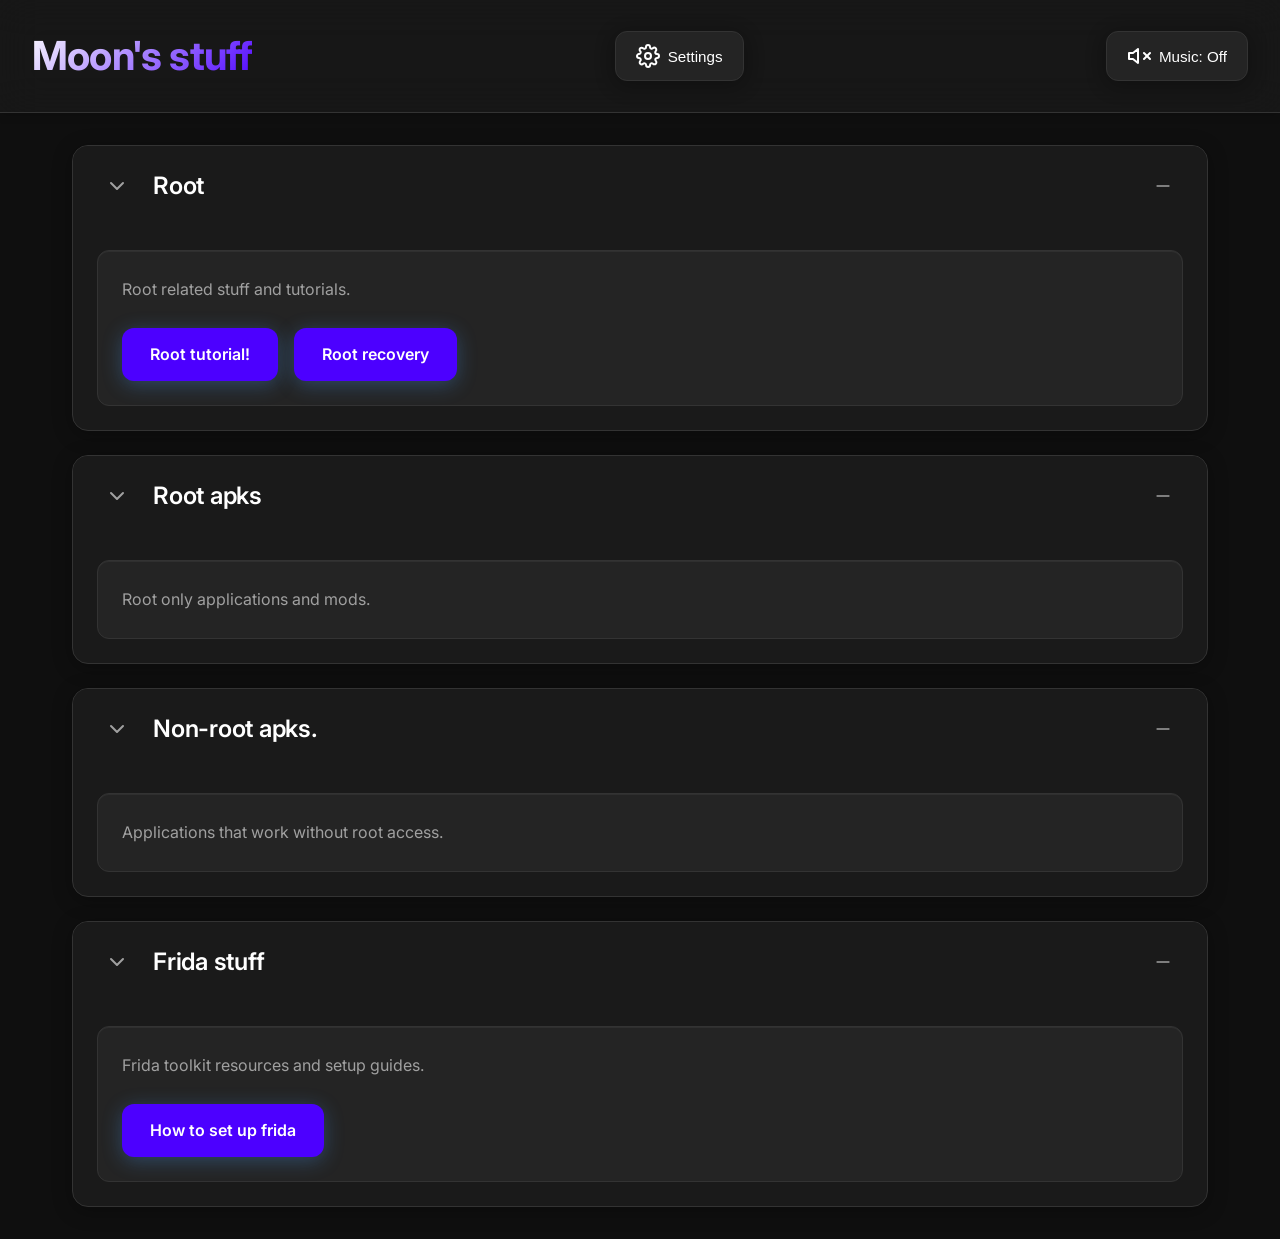
<file: index.html>
<!DOCTYPE html>
<html lang="en">
<head>
    <meta charset="UTF-8">
    <meta name="viewport" content="width=device-width, initial-scale=1.0">
    <title>Moon's stuff</title>
    <link rel="stylesheet" href="style.css">
    <link rel="preconnect" href="https://fonts.googleapis.com">
    <link rel="preconnect" href="https://fonts.gstatic.com" crossorigin>
    <link href="https://fonts.googleapis.com/css2?family=Inter:wght@300;400;500;600;700&display=swap" rel="stylesheet">
</head>
<body>
    <div class="app">
        <header class="header">
            <h1 class="title">Moon's stuff</h1>
            <button class="settings-btn" id="settingsBtn">
                <svg xmlns="http://www.w3.org/2000/svg" width="24" height="24" viewBox="0 0 24 24" fill="none" stroke="currentColor" stroke-width="2" stroke-linecap="round" stroke-linejoin="round">
                    <circle cx="12" cy="12" r="3"></circle>
                    <path d="M19.4 15a1.65 1.65 0 0 0 .33 1.82l.06.06a2 2 0 0 1 0 2.83 2 2 0 0 1-2.83 0l-.06-.06a1.65 1.65 0 0 0-1.82-.33 1.65 1.65 0 0 0-1 1.51V21a2 2 0 0 1-2 2 2 2 0 0 1-2-2v-.09A1.65 1.65 0 0 0 9 19.4a1.65 1.65 0 0 0-1.82.33l-.06.06a2 2 0 0 1-2.83 0 2 2 0 0 1 0-2.83l.06-.06a1.65 1.65 0 0 0 .33-1.82 1.65 1.65 0 0 0-1.51-1H3a2 2 0 0 1-2-2 2 2 0 0 1 2-2h.09A1.65 1.65 0 0 0 4.6 9a1.65 1.65 0 0 0-.33-1.82l-.06-.06a2 2 0 0 1 0-2.83 2 2 0 0 1 2.83 0l.06.06a1.65 1.65 0 0 0 1.82.33H9a1.65 1.65 0 0 0 1-1.51V3a2 2 0 0 1 2-2 2 2 0 0 1 2 2v.09a1.65 1.65 0 0 0 1 1.51 1.65 1.65 0 0 0 1.82-.33l.06-.06a2 2 0 0 1 2.83 0 2 2 0 0 1 0 2.83l-.06.06a1.65 1.65 0 0 0-.33 1.82V9a1.65 1.65 0 0 0 1.51 1H21a2 2 0 0 1 2 2 2 2 0 0 1-2 2h-.09a1.65 1.65 0 0 0-1.51 1z"></path>
                </svg>
                <span>Settings</span>
            </button>
            <button class="settings-btn" id="musicToggle">
                <svg id="muteIcon" xmlns="http://www.w3.org/2000/svg" width="24" height="24" viewBox="0 0 24 24" fill="none" stroke="currentColor" stroke-width="2" stroke-linecap="round" stroke-linejoin="round">
                    <polygon points="11 5 6 9 2 9 2 15 6 15 11 19 11 5"></polygon>
                    <line x1="23" y1="9" x2="17" y2="15"></line>
                    <line x1="17" y1="9" x2="23" y2="15"></line>
                </svg>
                <svg id="unmuteIcon" class="hidden" xmlns="http://www.w3.org/2000/svg" width="24" height="24" viewBox="0 0 24 24" fill="none" stroke="currentColor" stroke-width="2" stroke-linecap="round" stroke-linejoin="round">
                    <polygon points="11 5 6 9 2 9 2 15 6 15 11 19 11 5"></polygon>
                    <path d="M19.07 4.93a10 10 0 0 1 0 14.14M15.54 8.46a5 5 0 0 1 0 7.07"></path>
                </svg>
                <span id="musicText">Music: Off</span>
            </button>
        </header>

        <main class="container">
            <div class="sections">
                <div class="section" id="rootSection">
                    <div class="section-header" data-toggle="root">
                        <button class="toggle-btn" aria-label="Toggle section">
                            <svg class="chevron" xmlns="http://www.w3.org/2000/svg" width="24" height="24" viewBox="0 0 24 24" fill="none" stroke="currentColor" stroke-width="2" stroke-linecap="round" stroke-linejoin="round">
                                <polyline points="6 9 12 15 18 9"></polyline>
                            </svg>
                        </button>
                        <h2 class="section-title">Root</h2>
                        <button class="minimize-btn" data-minimize="root" aria-label="Minimize section">
                            <svg xmlns="http://www.w3.org/2000/svg" width="20" height="20" viewBox="0 0 24 24" fill="none" stroke="currentColor" stroke-width="2" stroke-linecap="round" stroke-linejoin="round">
                                <line x1="5" y1="12" x2="19" y2="12"></line>
                            </svg>
                        </button>
                    </div>
                    <div class="section-content" id="rootContent">
                        <div class="card">
                            <p class="card-text">Root related stuff and tutorials.</p>
                            <div class="button-group">
                                <a href="roottutorial.html" class="btn primary smooth">
                                    Root tutorial!
                                </a>
                                <a href="rootrecoverytut.html" class="btn primary smooth">
                                    Root recovery
                                </a>
                            </div>
                        </div>
                    </div>
                </div>

                <div class="section" id="rootApksSection">
                    <div class="section-header" data-toggle="rootapks">
                        <button class="toggle-btn" aria-label="Toggle section">
                            <svg class="chevron" xmlns="http://www.w3.org/2000/svg" width="24" height="24" viewBox="0 0 24 24" fill="none" stroke="currentColor" stroke-width="2" stroke-linecap="round" stroke-linejoin="round">
                                <polyline points="6 9 12 15 18 9"></polyline>
                            </svg>
                        </button>
                        <h2 class="section-title">Root apks</h2>
                        <button class="minimize-btn" data-minimize="rootapks" aria-label="Minimize section">
                            <svg xmlns="http://www.w3.org/2000/svg" width="20" height="20" viewBox="0 0 24 24" fill="none" stroke="currentColor" stroke-width="2" stroke-linecap="round" stroke-linejoin="round">
                                <line x1="5" y1="12" x2="19" y2="12"></line>
                            </svg>
                        </button>
                    </div>
                    <div class="section-content" id="rootApksContent">
                        <div class="card">
                            <p class="card-text">Root only applications and mods.</p>
                        </div>
                    </div>
                </div>

                <div class="section" id="nonRootApksSection">
                    <div class="section-header" data-toggle="nonrootapks">
                        <button class="toggle-btn" aria-label="Toggle section">
                            <svg class="chevron" xmlns="http://www.w3.org/2000/svg" width="24" height="24" viewBox="0 0 24 24" fill="none" stroke="currentColor" stroke-width="2" stroke-linecap="round" stroke-linejoin="round">
                                <polyline points="6 9 12 15 18 9"></polyline>
                            </svg>
                        </button>
                        <h2 class="section-title">Non-root apks.</h2>
                        <button class="minimize-btn" data-minimize="nonrootapks" aria-label="Minimize section">
                            <svg xmlns="http://www.w3.org/2000/svg" width="20" height="20" viewBox="0 0 24 24" fill="none" stroke="currentColor" stroke-width="2" stroke-linecap="round" stroke-linejoin="round">
                                <line x1="5" y1="12" x2="19" y2="12"></line>
                            </svg>
                        </button>
                    </div>
                    <div class="section-content" id="nonRootApksContent">
                        <div class="card">
                            <p class="card-text">Applications that work without root access.</p>
                        </div>
                    </div>
                </div>

                <div class="section" id="fridaSection">
                    <div class="section-header" data-toggle="frida">
                        <button class="toggle-btn" aria-label="Toggle section">
                            <svg class="chevron" xmlns="http://www.w3.org/2000/svg" width="24" height="24" viewBox="0 0 24 24" fill="none" stroke="currentColor" stroke-width="2" stroke-linecap="round" stroke-linejoin="round">
                                <polyline points="6 9 12 15 18 9"></polyline>
                            </svg>
                        </button>
                        <h2 class="section-title">Frida stuff</h2>
                        <button class="minimize-btn" data-minimize="frida" aria-label="Minimize section">
                            <svg xmlns="http://www.w3.org/2000/svg" width="20" height="20" viewBox="0 0 24 24" fill="none" stroke="currentColor" stroke-width="2" stroke-linecap="round" stroke-linejoin="round">
                                <line x1="5" y1="12" x2="19" y2="12"></line>
                            </svg>
                        </button>
                    </div>
                    <div class="section-content" id="fridaContent">
                        <div class="card">
                            <p class="card-text">Frida toolkit resources and setup guides.</p>
                            <a href="fridatutorial.html" class="btn primary smooth">
                                How to set up frida
                            </a>
                        </div>
                    </div>
                </div>
            </div>
        </main>

        <!-- Settings Modal -->
        <div class="modal" id="settingsModal">
            <div class="modal-backdrop"></div>
            <div class="modal-content smooth">
                <div class="modal-header">
                    <h3>Settings</h3>
                    <button class="close-btn" id="closeSettings">
                        <svg xmlns="http://www.w3.org/2000/svg" width="24" height="24" viewBox="0 0 24 24" fill="none" stroke="currentColor" stroke-width="2" stroke-linecap="round" stroke-linejoin="round">
                            <line x1="18" y1="6" x2="6" y2="18"></line>
                            <line x1="6" y1="6" x2="18" y2="18"></line>
                        </svg>
                    </button>
                </div>
                <div class="modal-body">
                    <div class="setting-group">
                        <h4>Theme</h4>
                        <p class="setting-desc">Choose your color style</p>
                    </div>
                    <div class="setting-group">
                        <label class="setting-label">Background Type</label>
                        <div class="radio-group">
                            <label class="radio-item">
                                <input type="radio" name="bgType" value="solid" checked>
                                <span>Solid Color</span>
                            </label>
                            <label class="radio-item">
                                <input type="radio" name="bgType" value="gradient">
                                <span>Gradient</span>
                            </label>
                        </div>
                    </div>
                    <div class="setting-group" id="solidSettings">
                        <label class="setting-label">Primary Color</label>
                        <div class="color-picker">
                            <input type="color" id="primaryColor" value="#4c00ff">
                            <span class="color-value" id="primaryColorValue">#4c00ff</span>
                        </div>
                    </div>
                    <div class="setting-group hidden" id="gradientSettings">
                        <label class="setting-label">Gradient Colors</label>
                        <div class="color-picker">
                            <input type="color" id="gradStart" value="#4c00ff">
                            <span>Start</span>
                            <span class="color-value" id="gradStartValue">#4c00ff</span>
                        </div>
                        <div class="color-picker">
                            <input type="color" id="gradEnd" value="#9d7cff">
                            <span>End</span>
                            <span class="color-value" id="gradEndValue">#9d7cff</span>
                        </div>
                        <label class="setting-label">Direction</label>
                        <select id="gradDir" class="select">
                            <option value="to bottom">Top to Bottom</option>
                            <option value="to top">Bottom to Top</option>
                            <option value="to right">Left to Right</option>
                            <option value="to left">Right to Left</option>
                            <option value="135deg">Diagonal</option>
                        </select>
                    </div>
                </div>
                <div class="modal-footer">
                    <button class="btn ghost" id="resetSettings">Reset</button>
                    <button class="btn primary" id="applySettings">Apply</button>
                </div>
            </div>
        </div>
    </div>
    <script src="music.js"></script>
    <script src="script.js"></script>
</body>
</html>
</file>
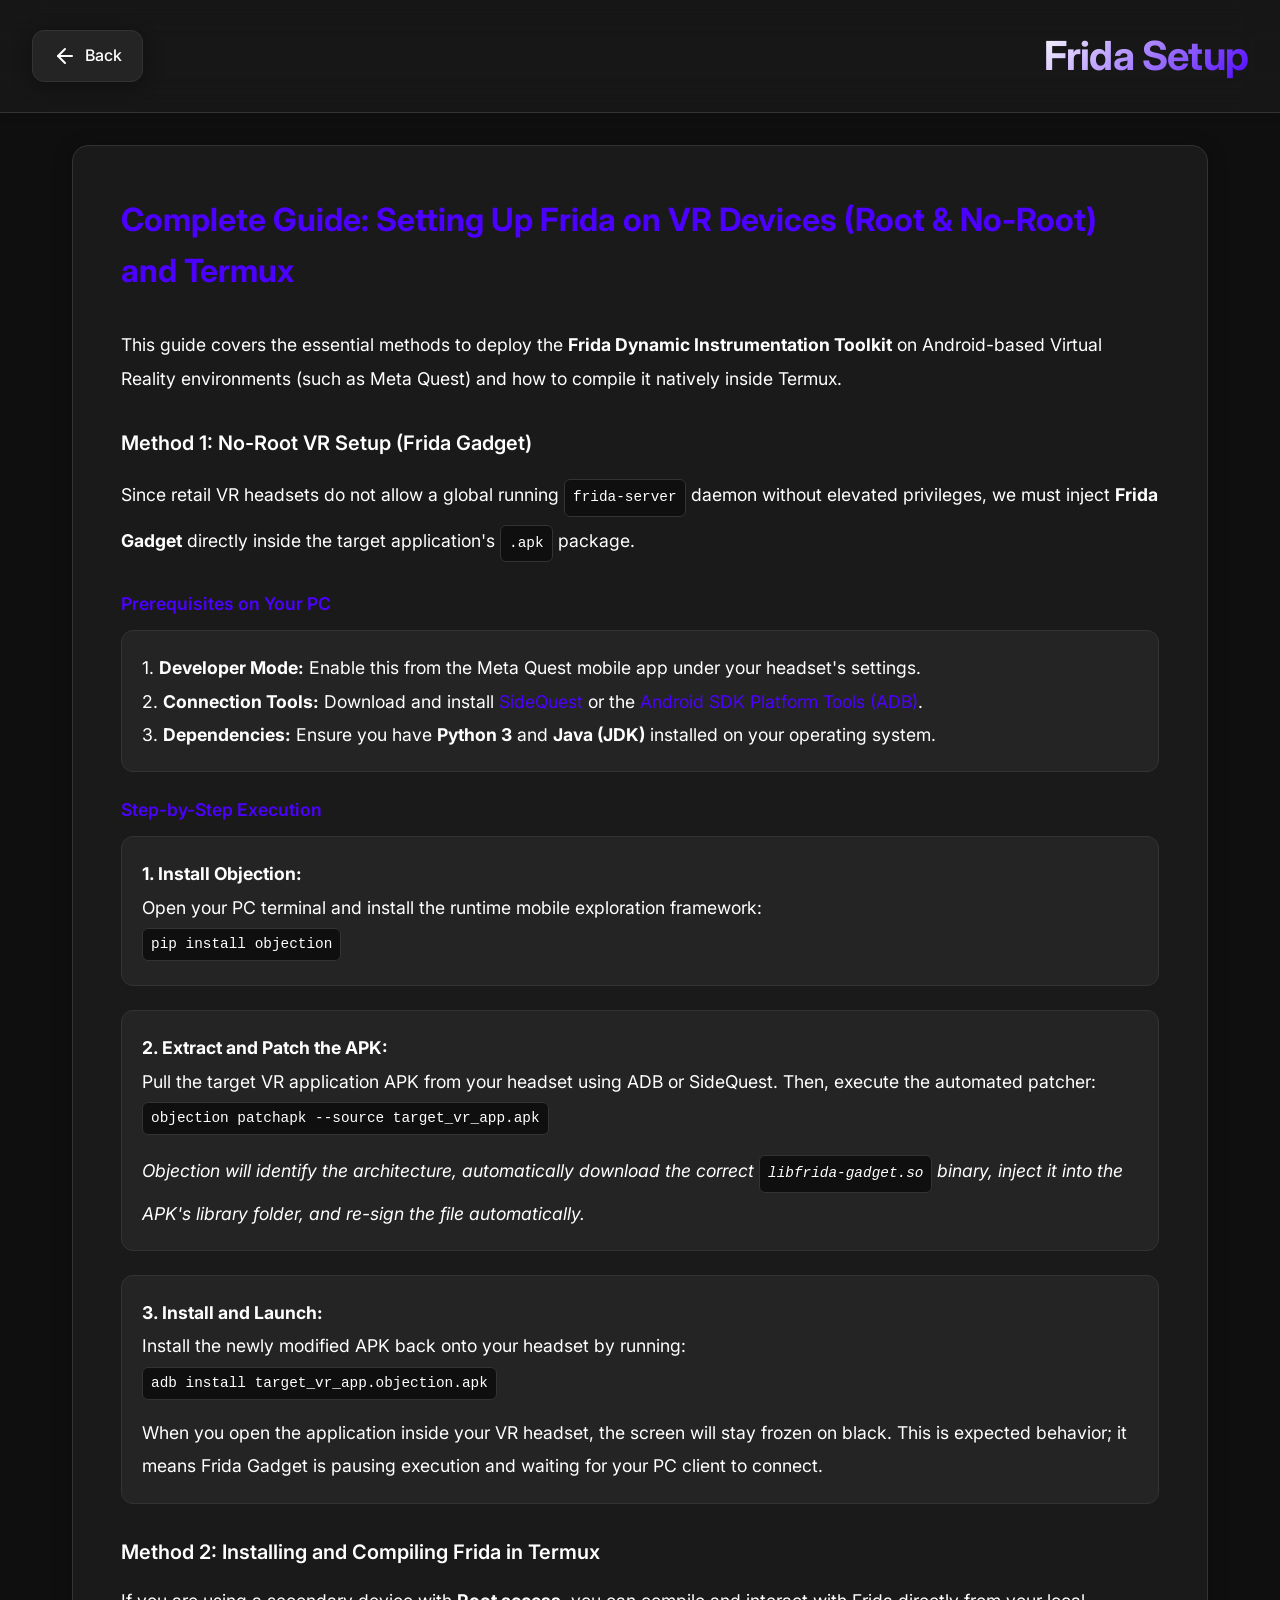
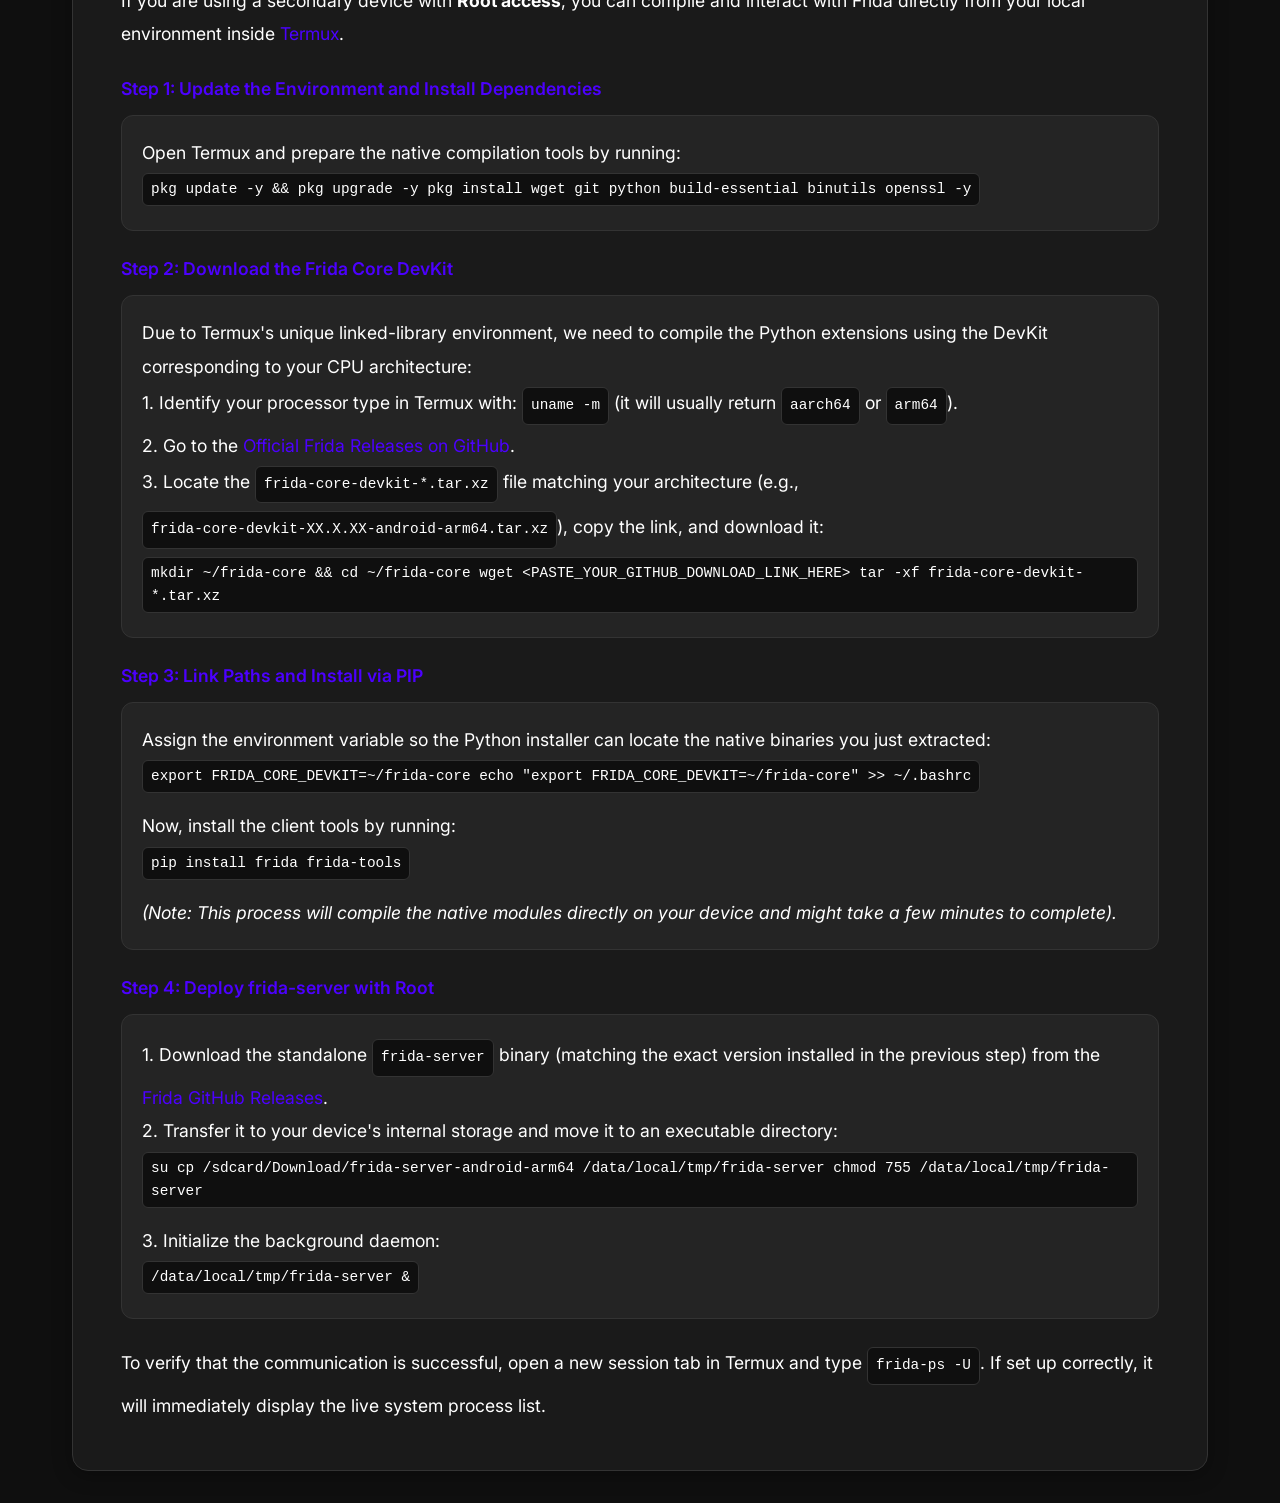
<file: fridatutorial.html>
<!DOCTYPE html>
<html lang="en">
<head>
    <meta charset="UTF-8">
    <meta name="viewport" content="width=device-width, initial-scale=1.0">
    <title>Frida Setup - MoonyGB's stuff</title>
    <link rel="stylesheet" href="style.css">
    <link rel="preconnect" href="https://fonts.googleapis.com">
    <link rel="preconnect" href="https://fonts.gstatic.com" crossorigin>
    <link href="https://fonts.googleapis.com/css2?family=Inter:wght@300;400;500;600;700&display=swap" rel="stylesheet">
</head>
<body>
    <div class="app">
        <header class="header">
            <a href="index.html" class="back-btn">
                <svg xmlns="http://www.w3.org/2000/svg" width="24" height="24" viewBox="0 0 24 24" fill="none" stroke="currentColor" stroke-width="2" stroke-linecap="round" stroke-linejoin="round">
                    <line x1="19" y1="12" x2="5" y2="12"></line>
                    <polyline points="12 19 5 12 12 5"></polyline>
                </svg>
                <span>Back</span>
            </a>
            <h1 class="title">Frida Setup</h1>
        </header>

        <main class="container">
            <div class="tutorial-content smooth">
                <h2 class="tutorial-title">Complete Guide: Setting Up Frida on VR Devices (Root & No-Root) and Termux</h2>
                <p class="step-text">This guide covers the essential methods to deploy the <strong>Frida Dynamic Instrumentation Toolkit</strong> on Android-based Virtual Reality environments (such as Meta Quest) and how to compile it natively inside Termux.</p>

                <h3 class="subsection-title">Method 1: No-Root VR Setup (Frida Gadget)</h3>
                <p class="step-text">Since retail VR headsets do not allow a global running <code class="code-block">frida-server</code> daemon without elevated privileges, we must inject <strong>Frida Gadget</strong> directly inside the target application's <code class="code-block">.apk</code> package.</p>

                <h4 class="subsection-subtitle">Prerequisites on Your PC</h4>
                <div class="step">
                    <p class="step-text">1. <strong>Developer Mode:</strong> Enable this from the Meta Quest mobile app under your headset's settings.</p>
                    <p class="step-text">2. <strong>Connection Tools:</strong> Download and install <a href="https://sidequestvr.com" target="_blank" rel="noopener noreferrer">SideQuest</a> or the <a href="https://developer.android.com/tools/releases/platform-tools" target="_blank" rel="noopener noreferrer">Android SDK Platform Tools (ADB)</a>.</p>
                    <p class="step-text">3. <strong>Dependencies:</strong> Ensure you have <strong>Python 3</strong> and <strong>Java (JDK)</strong> installed on your operating system.</p>
                </div>

                <h4 class="subsection-subtitle">Step-by-Step Execution</h4>
                <div class="step">
                    <p class="step-text"><strong>1. Install Objection:</strong></p>
                    <p class="step-text">Open your PC terminal and install the runtime mobile exploration framework:</p>
                    <code class="code-block">pip install objection</code>
                </div>
                <div class="step">
                    <p class="step-text"><strong>2. Extract and Patch the APK:</strong></p>
                    <p class="step-text">Pull the target VR application APK from your headset using ADB or SideQuest. Then, execute the automated patcher:</p>
                    <code class="code-block">objection patchapk --source target_vr_app.apk</code>
                    <p class="step-text" style="margin-top: 0.75rem;"><em>Objection will identify the architecture, automatically download the correct <code class="code-block">libfrida-gadget.so</code> binary, inject it into the APK's library folder, and re-sign the file automatically.</em></p>
                </div>
                <div class="step">
                    <p class="step-text"><strong>3. Install and Launch:</strong></p>
                    <p class="step-text">Install the newly modified APK back onto your headset by running:</p>
                    <code class="code-block">adb install target_vr_app.objection.apk</code>
                    <p class="step-text" style="margin-top: 0.75rem;">When you open the application inside your VR headset, the screen will stay frozen on black. This is expected behavior; it means Frida Gadget is pausing execution and waiting for your PC client to connect.</p>
                </div>

                <h3 class="subsection-title">Method 2: Installing and Compiling Frida in Termux</h3>
                <p class="step-text">If you are using a secondary device with <strong>Root access</strong>, you can compile and interact with Frida directly from your local environment inside <a href="https://termux.dev" target="_blank" rel="noopener noreferrer">Termux</a>.</p>

                <h4 class="subsection-subtitle">Step 1: Update the Environment and Install Dependencies</h4>
                <div class="step">
                    <p class="step-text">Open Termux and prepare the native compilation tools by running:</p>
                    <code class="code-block">pkg update -y && pkg upgrade -y
pkg install wget git python build-essential binutils openssl -y</code>
                </div>

                <h4 class="subsection-subtitle">Step 2: Download the Frida Core DevKit</h4>
                <div class="step">
                    <p class="step-text">Due to Termux's unique linked-library environment, we need to compile the Python extensions using the DevKit corresponding to your CPU architecture:</p>
                    <p class="step-text">1. Identify your processor type in Termux with: <code class="code-block">uname -m</code> (it will usually return <code class="code-block">aarch64</code> or <code class="code-block">arm64</code>).</p>
                    <p class="step-text">2. Go to the <a href="https://github.com/frida/frida/releases" target="_blank" rel="noopener noreferrer">Official Frida Releases on GitHub</a>.</p>
                    <p class="step-text">3. Locate the <code class="code-block">frida-core-devkit-*.tar.xz</code> file matching your architecture (e.g., <code class="code-block">frida-core-devkit-XX.X.XX-android-arm64.tar.xz</code>), copy the link, and download it:</p>
                    <code class="code-block">mkdir ~/frida-core && cd ~/frida-core
wget &lt;PASTE_YOUR_GITHUB_DOWNLOAD_LINK_HERE&gt;
tar -xf frida-core-devkit-*.tar.xz</code>
                </div>

                <h4 class="subsection-subtitle">Step 3: Link Paths and Install via PIP</h4>
                <div class="step">
                    <p class="step-text">Assign the environment variable so the Python installer can locate the native binaries you just extracted:</p>
                    <code class="code-block">export FRIDA_CORE_DEVKIT=~/frida-core
echo "export FRIDA_CORE_DEVKIT=~/frida-core" >> ~/.bashrc</code>
                    <p class="step-text" style="margin-top: 0.75rem;">Now, install the client tools by running:</p>
                    <code class="code-block">pip install frida frida-tools</code>
                    <p class="step-text" style="margin-top: 0.75rem;"><em>(Note: This process will compile the native modules directly on your device and might take a few minutes to complete).</em></p>
                </div>

                <h4 class="subsection-subtitle">Step 4: Deploy frida-server with Root</h4>
                <div class="step">
                    <p class="step-text">1. Download the standalone <code class="code-block">frida-server</code> binary (matching the exact version installed in the previous step) from the <a href="https://github.com/frida/frida/releases" target="_blank" rel="noopener noreferrer">Frida GitHub Releases</a>.</p>
                    <p class="step-text">2. Transfer it to your device's internal storage and move it to an executable directory:</p>
                    <code class="code-block">su
cp /sdcard/Download/frida-server-android-arm64 /data/local/tmp/frida-server
chmod 755 /data/local/tmp/frida-server</code>
                    <p class="step-text" style="margin-top: 0.75rem;">3. Initialize the background daemon:</p>
                    <code class="code-block">/data/local/tmp/frida-server &amp;</code>
                </div>

                <p class="step-text" style="margin-top: 1.5rem;">To verify that the communication is successful, open a new session tab in Termux and type <code class="code-block">frida-ps -U</code>. If set up correctly, it will immediately display the live system process list.</p>
            </div>
        </main>
    </div>
</body>
</html>
</file>
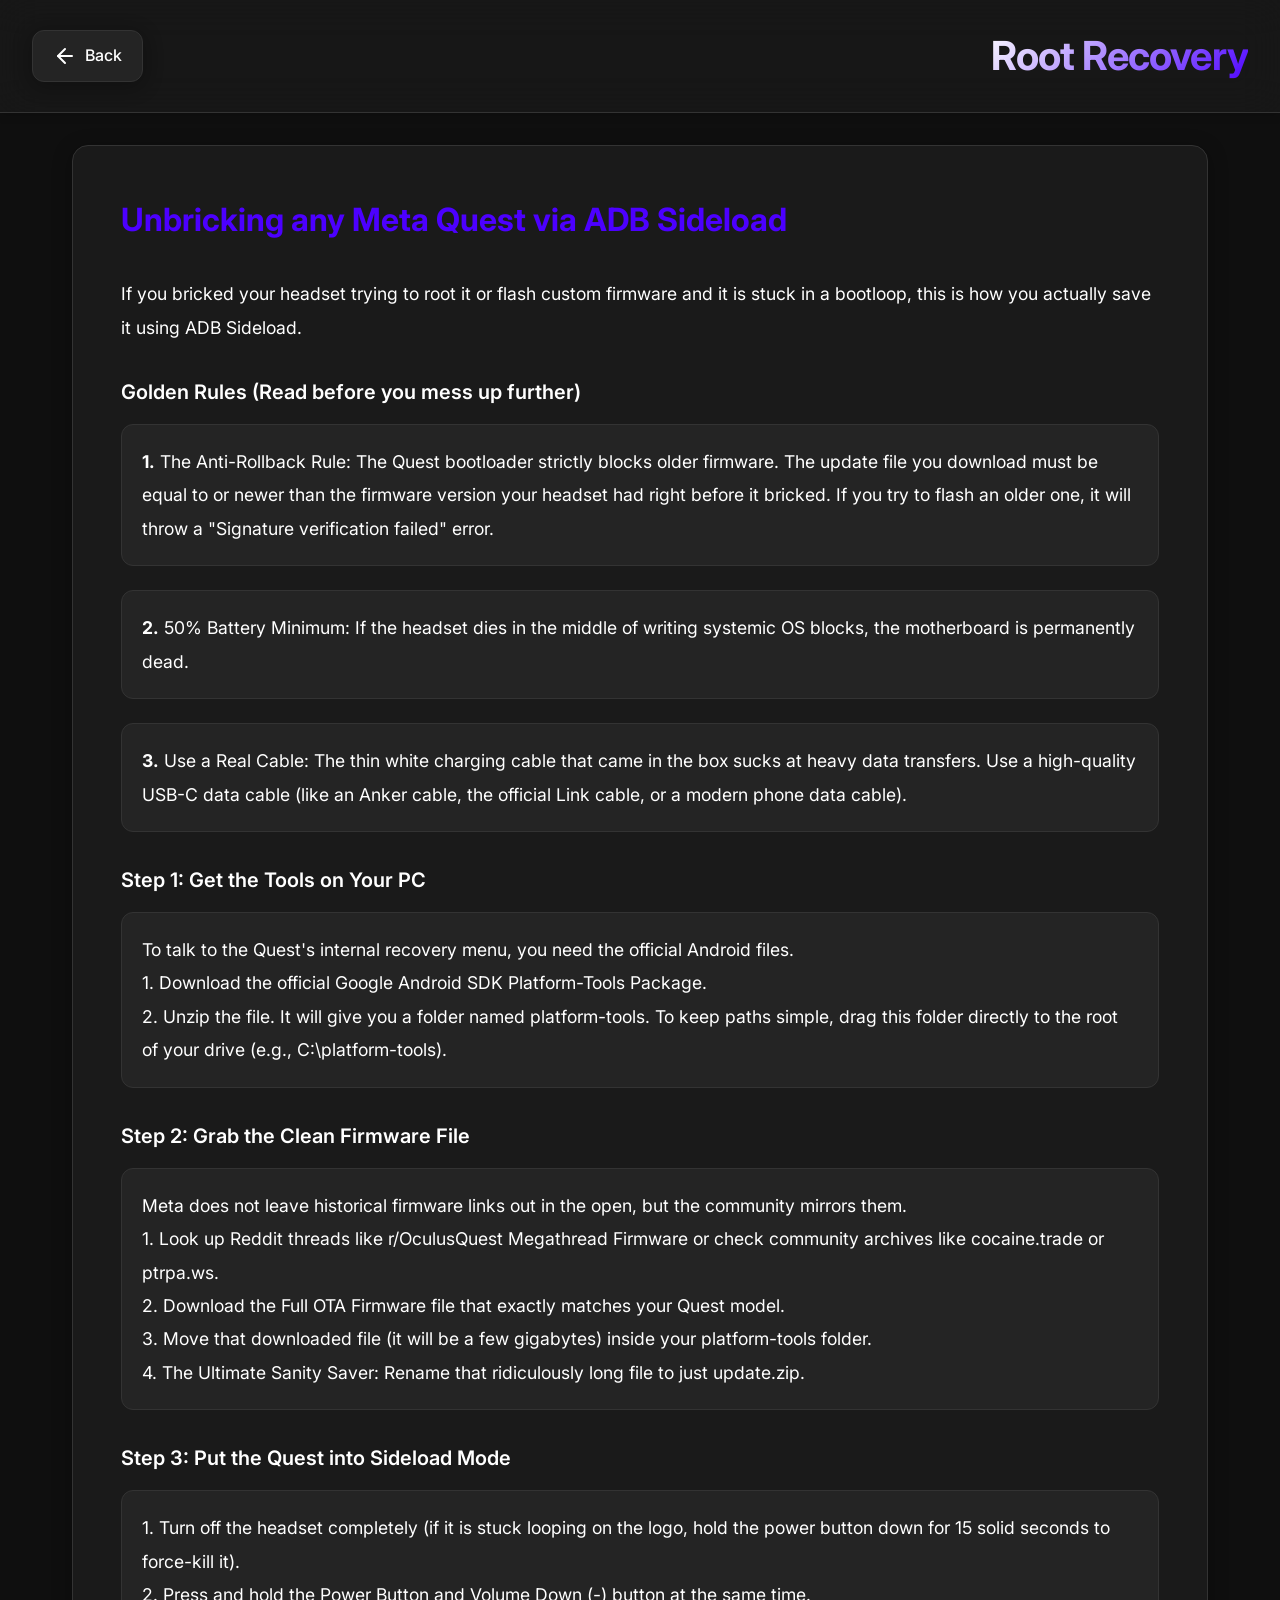
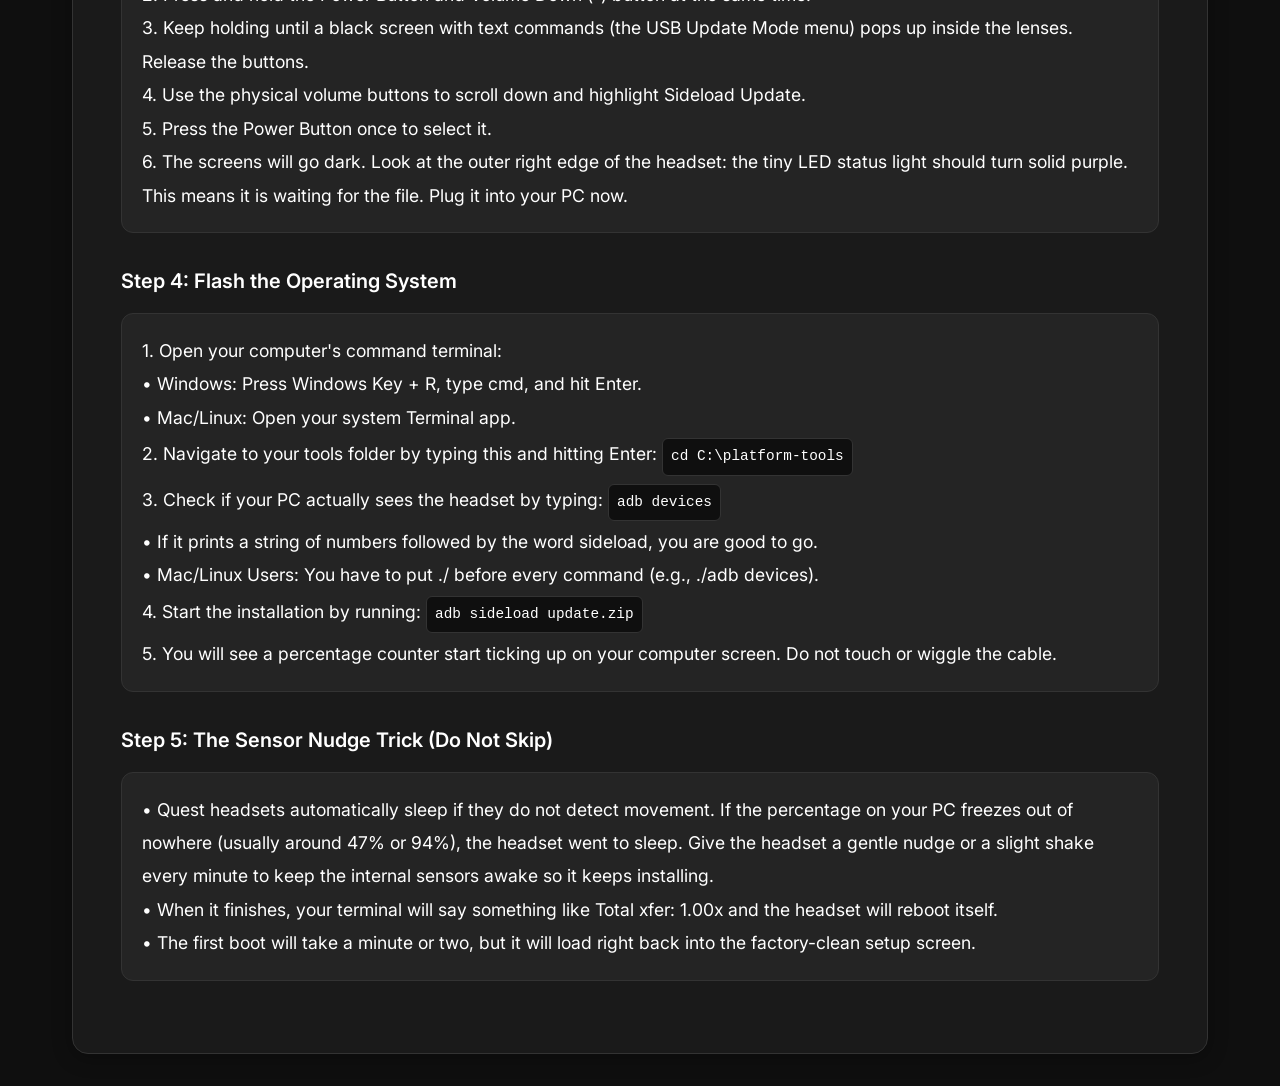
<file: rootrecoverytut.html>
<!DOCTYPE html>
<html lang="en">
<head>
    <meta charset="UTF-8">
    <meta name="viewport" content="width=device-width, initial-scale=1.0">
    <title>Root Recovery - MoonyGB's stuff</title>
    <link rel="stylesheet" href="style.css">
    <link rel="preconnect" href="https://fonts.googleapis.com">
    <link rel="preconnect" href="https://fonts.gstatic.com" crossorigin>
    <link href="https://fonts.googleapis.com/css2?family=Inter:wght@300;400;500;600;700&display=swap" rel="stylesheet">
</head>
<body>
    <div class="app">
        <header class="header">
            <a href="index.html" class="back-btn">
                <svg xmlns="http://www.w3.org/2000/svg" width="24" height="24" viewBox="0 0 24 24" fill="none" stroke="currentColor" stroke-width="2" stroke-linecap="round" stroke-linejoin="round">
                    <line x1="19" y1="12" x2="5" y2="12"></line>
                    <polyline points="12 19 5 12 12 5"></polyline>
                </svg>
                <span>Back</span>
            </a>
            <h1 class="title">Root Recovery</h1>
        </header>

        <main class="container">
            <div class="tutorial-content smooth">
                <h2 class="tutorial-title">Unbricking any Meta Quest via ADB Sideload</h2>
                
                <p class="step-text">If you bricked your headset trying to root it or flash custom firmware and it is stuck in a bootloop, this is how you actually save it using ADB Sideload.</p>
                
                <h3 class="subsection-title">Golden Rules (Read before you mess up further)</h3>
                
                <div class="step">
                    <p class="step-text"><strong>1.</strong> The Anti-Rollback Rule: The Quest bootloader strictly blocks older firmware. The update file you download must be equal to or newer than the firmware version your headset had right before it bricked. If you try to flash an older one, it will throw a "Signature verification failed" error.</p>
                </div>
                
                <div class="step">
                    <p class="step-text"><strong>2.</strong> 50% Battery Minimum: If the headset dies in the middle of writing systemic OS blocks, the motherboard is permanently dead.</p>
                </div>
                
                <div class="step">
                    <p class="step-text"><strong>3.</strong> Use a Real Cable: The thin white charging cable that came in the box sucks at heavy data transfers. Use a high-quality USB-C data cable (like an Anker cable, the official Link cable, or a modern phone data cable).</p>
                </div>
                
                <h3 class="subsection-title">Step 1: Get the Tools on Your PC</h3>
                
                <div class="step">
                    <p class="step-text">To talk to the Quest's internal recovery menu, you need the official Android files.</p>
                    <p class="step-text">1. Download the official Google Android SDK Platform-Tools Package.</p>
                    <p class="step-text">2. Unzip the file. It will give you a folder named platform-tools. To keep paths simple, drag this folder directly to the root of your drive (e.g., C:\platform-tools).</p>
                </div>
                
                <h3 class="subsection-title">Step 2: Grab the Clean Firmware File</h3>
                
                <div class="step">
                    <p class="step-text">Meta does not leave historical firmware links out in the open, but the community mirrors them.</p>
                    <p class="step-text">1. Look up Reddit threads like r/OculusQuest Megathread Firmware or check community archives like cocaine.trade or ptrpa.ws.</p>
                    <p class="step-text">2. Download the Full OTA Firmware file that exactly matches your Quest model.</p>
                    <p class="step-text">3. Move that downloaded file (it will be a few gigabytes) inside your platform-tools folder.</p>
                    <p class="step-text">4. The Ultimate Sanity Saver: Rename that ridiculously long file to just update.zip.</p>
                </div>
                
                <h3 class="subsection-title">Step 3: Put the Quest into Sideload Mode</h3>
                
                <div class="step">
                    <p class="step-text">1. Turn off the headset completely (if it is stuck looping on the logo, hold the power button down for 15 solid seconds to force-kill it).</p>
                    <p class="step-text">2. Press and hold the Power Button and Volume Down (-) button at the same time.</p>
                    <p class="step-text">3. Keep holding until a black screen with text commands (the USB Update Mode menu) pops up inside the lenses. Release the buttons.</p>
                    <p class="step-text">4. Use the physical volume buttons to scroll down and highlight Sideload Update.</p>
                    <p class="step-text">5. Press the Power Button once to select it.</p>
                    <p class="step-text">6. The screens will go dark. Look at the outer right edge of the headset: the tiny LED status light should turn solid purple. This means it is waiting for the file. Plug it into your PC now.</p>
                </div>
                
                <h3 class="subsection-title">Step 4: Flash the Operating System</h3>
                
                <div class="step">
                    <p class="step-text">1. Open your computer's command terminal:</p>
                    <p class="step-text">   • Windows: Press Windows Key + R, type cmd, and hit Enter.</p>
                    <p class="step-text">   • Mac/Linux: Open your system Terminal app.</p>
                    <p class="step-text">2. Navigate to your tools folder by typing this and hitting Enter: <code class="code-block">cd C:\platform-tools</code></p>
                    <p class="step-text">3. Check if your PC actually sees the headset by typing: <code class="code-block">adb devices</code></p>
                    <p class="step-text">   • If it prints a string of numbers followed by the word sideload, you are good to go.</p>
                    <p class="step-text">   • Mac/Linux Users: You have to put ./ before every command (e.g., ./adb devices).</p>
                    <p class="step-text">4. Start the installation by running: <code class="code-block">adb sideload update.zip</code></p>
                    <p class="step-text">5. You will see a percentage counter start ticking up on your computer screen. Do not touch or wiggle the cable.</p>
                </div>
                
                <h3 class="subsection-title">Step 5: The Sensor Nudge Trick (Do Not Skip)</h3>
                
                <div class="step">
                    <p class="step-text">• Quest headsets automatically sleep if they do not detect movement. If the percentage on your PC freezes out of nowhere (usually around 47% or 94%), the headset went to sleep. Give the headset a gentle nudge or a slight shake every minute to keep the internal sensors awake so it keeps installing.</p>
                    <p class="step-text">• When it finishes, your terminal will say something like Total xfer: 1.00x and the headset will reboot itself.</p>
                    <p class="step-text">• The first boot will take a minute or two, but it will load right back into the factory-clean setup screen.</p>
                </div>
            </div>
        </main>
    </div>
</body>
</html>
</file>
<file: style.css>
* {
    margin: 0;
    padding: 0;
    box-sizing: border-box;
    transition: background-color 0.3s ease, color 0.3s ease, border-color 0.3s ease, box-shadow 0.3s ease;
}

:root {
    --bg-primary: #0f0f0f;
    --bg-secondary: #1a1a1a;
    --bg-card: #242424;
    --bg-hover: #2f2f2f;
    --text-primary: #ffffff;
    --text-secondary: #a0a0a0;
    --accent: #4c00ff;
    --accent-hover: #5f1aff;
    --border: #333333;
    --shadow: 0 4px 20px rgba(0, 0, 0, 0.3);
    --warning: #ffb84a;
    --warning-bg: rgba(255, 184, 74, 0.1);
    --info: #4c00ff;
    --info-bg: rgba(76, 0, 255, 0.1);
}

body {
    font-family: 'Inter', -apple-system, BlinkMacSystemFont, 'Segoe UI', Roboto, Oxygen, Ubuntu, Cantarell, sans-serif;
    background: var(--bg-primary);
    color: var(--text-primary);
    line-height: 1.6;
    min-height: 100vh;
    overflow-x: hidden;
}

.smooth {
    animation: fadeInUp 0.6s cubic-bezier(0.4, 0, 0.2, 1) forwards;
}

@keyframes fadeInUp {
    from {
        opacity: 0;
        transform: translateY(20px);
    }
    to {
        opacity: 1;
        transform: translateY(0);
    }
}

.app {
    display: flex;
    flex-direction: column;
    min-height: 100vh;
}

.header {
    display: flex;
    justify-content: space-between;
    align-items: center;
    padding: 1.5rem 2rem;
    background: rgba(26, 26, 26, 0.8);
    backdrop-filter: blur(20px) saturate(180%);
    border-bottom: 1px solid var(--border);
    position: sticky;
    top: 0;
    z-index: 100;
    box-shadow: 0 1px 10px rgba(0, 0, 0, 0.2);
}

.title {
    font-size: clamp(1.5rem, 4vw, 2.5rem);
    font-weight: 700;
    background: linear-gradient(135deg, var(--text-primary) 0%, var(--accent) 100%);
    -webkit-background-clip: text;
    -webkit-text-fill-color: transparent;
    background-clip: text;
    letter-spacing: -0.02em;
}

.settings-btn {
    display: flex;
    align-items: center;
    gap: 0.5rem;
    padding: 0.75rem 1.25rem;
    background: var(--bg-card);
    color: var(--text-primary);
    border: 1px solid var(--border);
    border-radius: 12px;
    font-size: 0.95rem;
    font-weight: 500;
    cursor: pointer;
    transition: all 0.3s cubic-bezier(0.4, 0, 0.2, 1);
    box-shadow: var(--shadow);
}

.settings-btn:hover {
    background: var(--bg-hover);
    border-color: var(--accent);
    transform: translateY(-2px);
    box-shadow: 0 8px 30px rgba(74, 158, 255, 0.2);
}

.settings-btn:active {
    transform: translateY(0);
}

.back-btn {
    display: flex;
    align-items: center;
    gap: 0.5rem;
    padding: 0.75rem 1.25rem;
    background: var(--bg-card);
    color: var(--text-primary);
    border: 1px solid var(--border);
    border-radius: 12px;
    text-decoration: none;
    font-weight: 500;
    transition: all 0.3s ease;
    box-shadow: var(--shadow);
}

.back-btn:hover {
    background: var(--bg-hover);
    border-color: var(--accent);
    transform: translateX(-4px);
}

.container {
    flex: 1;
    padding: 2rem;
    max-width: 1200px;
    width: 100%;
    margin: 0 auto;
}

.sections {
    display: flex;
    flex-direction: column;
    gap: 1.5rem;
}

.section {
    background: var(--bg-secondary);
    border: 1px solid var(--border);
    border-radius: 16px;
    overflow: hidden;
    box-shadow: var(--shadow);
    transition: all 0.3s cubic-bezier(0.4, 0, 0.2, 1);
}

.section:hover {
    border-color: rgba(74, 158, 255, 0.3);
    box-shadow: 0 8px 40px rgba(0, 0, 0, 0.4);
}

.section-header {
    display: flex;
    align-items: center;
    gap: 1rem;
    padding: 1.25rem 1.5rem;
    background: linear-gradient(180deg, var(--bg-secondary) 0%, rgba(26, 26, 26, 0.8) 100%);
    cursor: pointer;
    user-select: none;
    transition: background 0.3s ease;
}

.section-header:hover {
    background: linear-gradient(180deg, var(--bg-hover) 0%, rgba(47, 47, 47, 0.8) 100%);
}

.toggle-btn,
.minimize-btn {
    display: flex;
    align-items: center;
    justify-content: center;
    width: 40px;
    height: 40px;
    background: transparent;
    border: none;
    color: var(--text-secondary);
    border-radius: 10px;
    cursor: pointer;
    transition: all 0.3s ease;
}

.toggle-btn:hover,
.minimize-btn:hover {
    background: var(--bg-card);
    color: var(--text-primary);
}

.chevron {
    transition: transform 0.4s cubic-bezier(0.4, 0, 0.2, 1);
}

.section.collapsed .chevron {
    transform: rotate(-90deg);
}

.section.minimized .chevron {
    transform: rotate(-90deg);
}

.section-title {
    flex: 1;
    font-size: 1.5rem;
    font-weight: 600;
    letter-spacing: -0.01em;
}

.section-content {
    padding: 1.5rem;
    max-height: 1000px;
    overflow: hidden;
    transition: max-height 0.4s cubic-bezier(0.4, 0, 0.2, 1), padding 0.4s cubic-bezier(0.4, 0, 0.2, 1), opacity 0.3s ease;
}

.section.collapsed .section-content,
.section.minimized .section-content {
    max-height: 0;
    padding: 0 1.5rem;
    opacity: 0;
}

.card {
    background: var(--bg-card);
    border: 1px solid var(--border);
    border-radius: 12px;
    padding: 1.5rem;
    display: flex;
    flex-direction: column;
    gap: 1.5rem;
    box-shadow: inset 0 1px 0 rgba(255, 255, 255, 0.05);
}

.card-text {
    color: var(--text-secondary);
    font-size: 1rem;
    line-height: 1.8;
}

.btn {
    display: inline-flex;
    align-items: center;
    justify-content: center;
    gap: 0.5rem;
    padding: 0.875rem 1.75rem;
    border-radius: 12px;
    font-size: 1rem;
    font-weight: 600;
    text-decoration: none;
    border: none;
    cursor: pointer;
    transition: all 0.3s cubic-bezier(0.4, 0, 0.2, 1);
    white-space: nowrap;
    width: fit-content;
}

.btn.primary {
    background: var(--accent);
    color: #ffffff;
    box-shadow: 0 4px 20px rgba(74, 158, 255, 0.3);
}

.btn.primary:hover {
    background: var(--accent-hover);
    transform: translateY(-2px);
    box-shadow: 0 8px 40px rgba(74, 158, 255, 0.4);
}

.btn.ghost {
    background: transparent;
    color: var(--text-primary);
    border: 1px solid var(--border);
}

.btn.ghost:hover {
    background: var(--bg-hover);
}

/* Modal */
.modal {
    position: fixed;
    top: 0;
    left: 0;
    right: 0;
    bottom: 0;
    display: flex;
    align-items: center;
    justify-content: center;
    z-index: 1000;
    opacity: 0;
    visibility: hidden;
    transition: opacity 0.3s ease, visibility 0.3s ease;
    padding: 1rem;
}

.modal.active {
    opacity: 1;
    visibility: visible;
}

.modal-backdrop {
    position: absolute;
    top: 0;
    left: 0;
    right: 0;
    bottom: 0;
    background: rgba(0, 0, 0, 0.7);
    backdrop-filter: blur(8px);
    cursor: pointer;
}

.modal-content {
    position: relative;
    background: var(--bg-secondary);
    border: 1px solid var(--border);
    border-radius: 20px;
    width: 100%;
    max-width: 600px;
    max-height: 90vh;
    overflow: hidden;
    box-shadow: 0 20px 80px rgba(0, 0, 0, 0.5);
    transform: scale(0.95);
    transition: transform 0.3s cubic-bezier(0.4, 0, 0.2, 1);
}

.modal.active .modal-content {
    transform: scale(1);
}

.modal-header {
    display: flex;
    align-items: center;
    justify-content: space-between;
    padding: 1.5rem 2rem;
    border-bottom: 1px solid var(--border);
}

.modal-header h3 {
    font-size: 1.5rem;
    font-weight: 600;
}

.close-btn {
    display: flex;
    align-items: center;
    justify-content: center;
    width: 40px;
    height: 40px;
    background: transparent;
    border: none;
    color: var(--text-secondary);
    border-radius: 10px;
    cursor: pointer;
    transition: all 0.3s ease;
}

.close-btn:hover {
    background: var(--bg-card);
    color: var(--text-primary);
}

.modal-body {
    padding: 2rem;
    overflow-y: auto;
    max-height: calc(90vh - 140px);
}

.setting-group {
    margin-bottom: 2rem;
}

.setting-group:last-child {
    margin-bottom: 0;
}

.setting-group h4 {
    font-size: 1.25rem;
    font-weight: 600;
    margin-bottom: 0.25rem;
}

.setting-desc {
    color: var(--text-secondary);
    font-size: 0.95rem;
    margin-bottom: 1.5rem;
}

.setting-label {
    display: block;
    font-weight: 500;
    margin-bottom: 0.75rem;
    color: var(--text-primary);
}

.radio-group {
    display: flex;
    gap: 1rem;
    flex-wrap: wrap;
}

.radio-item {
    display: flex;
    align-items: center;
    gap: 0.5rem;
    padding: 0.75rem 1.25rem;
    background: var(--bg-card);
    border: 1px solid var(--border);
    border-radius: 12px;
    cursor: pointer;
    transition: all 0.3s ease;
    flex: 1;
    min-width: 150px;
}

.radio-item:hover {
    background: var(--bg-hover);
    border-color: var(--accent);
}

.radio-item input[type="radio"] {
    accent-color: var(--accent);
}

.radio-item input[type="radio"]:checked + span {
    font-weight: 600;
}

.color-picker {
    display: flex;
    align-items: center;
    gap: 1rem;
    padding: 0.75rem 1rem;
    background: var(--bg-card);
    border: 1px solid var(--border);
    border-radius: 12px;
    margin-bottom: 1rem;
}

.color-picker input[type="color"] {
    width: 50px;
    height: 40px;
    border: none;
    border-radius: 8px;
    cursor: pointer;
    background: none;
}

.color-picker input[type="color"]::-webkit-color-swatch-wrapper {
    padding: 0;
}

.color-picker input[type="color"]::-webkit-color-swatch {
    border: 2px solid var(--border);
    border-radius: 8px;
}

.color-value {
    font-family: 'Courier New', monospace;
    color: var(--text-secondary);
    font-size: 0.95rem;
}

.select {
    width: 100%;
    padding: 0.75rem 1rem;
    background: var(--bg-card);
    color: var(--text-primary);
    border: 1px solid var(--border);
    border-radius: 12px;
    font-size: 1rem;
    cursor: pointer;
    transition: all 0.3s ease;
}

.select:hover {
    border-color: var(--accent);
}

.select:focus {
    outline: none;
    border-color: var(--accent);
    box-shadow: 0 0 0 3px rgba(74, 158, 255, 0.1);
}

.hidden {
    display: none;
}

.modal-footer {
    display: flex;
    justify-content: flex-end;
    gap: 1rem;
    padding: 1.5rem 2rem;
    border-top: 1px solid var(--border);
    background: rgba(26, 26, 26, 0.5);
}

/* Tutorial Page */
.tutorial-content {
    background: var(--bg-secondary);
    border: 1px solid var(--border);
    border-radius: 16px;
    padding: clamp(1.5rem, 4vw, 3rem);
    box-shadow: var(--shadow);
}

.tutorial-title {
    font-size: clamp(1.25rem, 3vw, 2rem);
    font-weight: 700;
    margin-bottom: 2rem;
    color: var(--accent);
    word-break: break-word;
}

.subsection-title {
    font-size: 1.25rem;
    font-weight: 600;
    margin: 2rem 0 1rem 0;
    color: var(--text-primary);
}

.subsection-subtitle {
    font-size: 1.1rem;
    font-weight: 600;
    margin: 1.5rem 0 0.75rem 0;
    color: var(--accent);
}

.button-group {
    display: flex;
    gap: 1rem;
    flex-wrap: wrap;
}

.code-block {
    display: inline-block;
    background: var(--bg-primary);
    padding: 0.25rem 0.5rem;
    border-radius: 6px;
    font-family: 'Courier New', monospace;
    font-size: 0.9rem;
    border: 1px solid var(--border);
    margin: 0.25rem 0;
}

.step {
    margin-bottom: 1.5rem;
    padding: 1.25rem;
    background: var(--bg-card);
    border: 1px solid var(--border);
    border-radius: 12px;
}

.step-text {
    font-size: clamp(0.95rem, 2vw, 1.1rem);
    line-height: 1.9;
}

.step-text a {
    color: var(--accent);
    text-decoration: none;
    border-bottom: 1px solid transparent;
    transition: all 0.3s ease;
}

.step-text a:hover {
    border-bottom-color: var(--accent);
}

.warning-box {
    background: var(--warning-bg);
    border: 1px solid rgba(255, 184, 74, 0.3);
    border-radius: 12px;
    padding: 1.5rem;
    margin: 2rem 0;
}

.warning-title {
    color: var(--warning);
    font-size: 1.25rem;
    font-weight: 700;
    margin-bottom: 1rem;
}

.warning-text {
    color: var(--text-primary);
    line-height: 1.9;
    margin-bottom: 1rem;
}

.warning-note {
    color: var(--text-secondary);
    font-style: italic;
}

.divider {
    height: 1px;
    background: var(--border);
    margin: 2rem 0;
}

.info-box {
    background: var(--info-bg);
    border: 1px solid rgba(74, 158, 255, 0.3);
    border-radius: 12px;
    padding: 1.5rem;
    display: flex;
    flex-direction: column;
    gap: 1.25rem;
    margin-bottom: 2rem;
}

.info-text {
    color: var(--text-primary);
    font-size: clamp(0.95rem, 2vw, 1.05rem);
    line-height: 1.9;
}

/* Gallery */
.gallery-section {
    margin-top: 2rem;
}

.gallery-title {
    font-size: 1.25rem;
    font-weight: 600;
    margin-bottom: 1.5rem;
    color: var(--text-primary);
}

.gallery-container {
    display: grid;
    grid-template-columns: repeat(auto-fill, minmax(250px, 1fr));
    gap: 1.5rem;
    padding: 1rem;
    background: var(--bg-card);
    border: 1px solid var(--border);
    border-radius: 12px;
    max-height: 500px;
    overflow-y: auto;
    overflow-x: hidden;
}

.gallery-item {
    border-radius: 12px;
    overflow: hidden;
    border: 1px solid var(--border);
    transition: all 0.3s cubic-bezier(0.4, 0, 0.2, 1);
    aspect-ratio: 16/9;
}

.gallery-item:hover {
    transform: translateY(-4px);
    border-color: var(--accent);
    box-shadow: 0 8px 30px rgba(74, 158, 255, 0.3);
}

.gallery-image {
    width: 100%;
    height: 100%;
    object-fit: cover;
    display: block;
    transition: transform 0.4s cubic-bezier(0.4, 0, 0.2, 1);
}

.gallery-item:hover .gallery-image {
    transform: scale(1.05);
    cursor: zoom-in;
}

/* Lightbox */
.lightbox {
    position: fixed;
    top: 0;
    left: 0;
    right: 0;
    bottom: 0;
    display: flex;
    align-items: center;
    justify-content: center;
    z-index: 2000;
    opacity: 0;
    visibility: hidden;
    transition: opacity 0.3s ease, visibility 0.3s ease;
    padding: 1rem;
}

.lightbox.active {
    opacity: 1;
    visibility: visible;
}

.lightbox-backdrop {
    position: absolute;
    top: 0;
    left: 0;
    right: 0;
    bottom: 0;
    background: rgba(0, 0, 0, 0.95);
    backdrop-filter: blur(4px);
    cursor: pointer;
}

.lightbox-content {
    position: relative;
    max-width: 95vw;
    max-height: 95vh;
    display: flex;
    align-items: center;
    justify-content: center;
    transform: scale(0.9);
    transition: transform 0.3s cubic-bezier(0.4, 0, 0.2, 1);
}

.lightbox.active .lightbox-content {
    transform: scale(1);
}

.lightbox-image {
    max-width: 95vw;
    max-height: 95vh;
    object-fit: contain;
    border-radius: 8px;
    box-shadow: 0 20px 80px rgba(0, 0, 0, 0.8);
}

.lightbox-close {
    position: absolute;
    top: -50px;
    right: 0;
    display: flex;
    align-items: center;
    justify-content: center;
    width: 50px;
    height: 50px;
    background: rgba(26, 26, 26, 0.9);
    border: 1px solid var(--border);
    color: var(--text-primary);
    border-radius: 50%;
    cursor: pointer;
    transition: all 0.3s ease;
    backdrop-filter: blur(10px);
}

.lightbox-close:hover {
    background: var(--bg-hover);
    transform: scale(1.1);
}

@media (max-width: 768px) {
    .lightbox-close {
        top: -40px;
        width: 40px;
        height: 40px;
    }
}

/* Scrollbar for gallery */
.gallery-container::-webkit-scrollbar {
    width: 10px;
}

.gallery-container::-webkit-scrollbar-track {
    background: var(--bg-secondary);
    border-radius: 6px;
}

.gallery-container::-webkit-scrollbar-thumb {
    background: var(--bg-hover);
    border-radius: 6px;
    border: 2px solid var(--bg-secondary);
}

.gallery-container::-webkit-scrollbar-thumb:hover {
    background: var(--accent);
}

/* Responsive */
@media (max-width: 768px) {
    .header {
        padding: 1rem;
        flex-wrap: wrap;
        gap: 1rem;
    }
    
    .container {
        padding: 1rem;
    }
    
    .modal-content {
        max-width: 95%;
    }
    
    .modal-body,
    .modal-header,
    .modal-footer {
        padding: 1.25rem;
    }
    
    .radio-group {
        flex-direction: column;
    }
    
    .radio-item {
        min-width: 100%;
    }
    
    .gallery-container {
        grid-template-columns: 1fr;
        max-height: 400px;
    }
}
</file>
